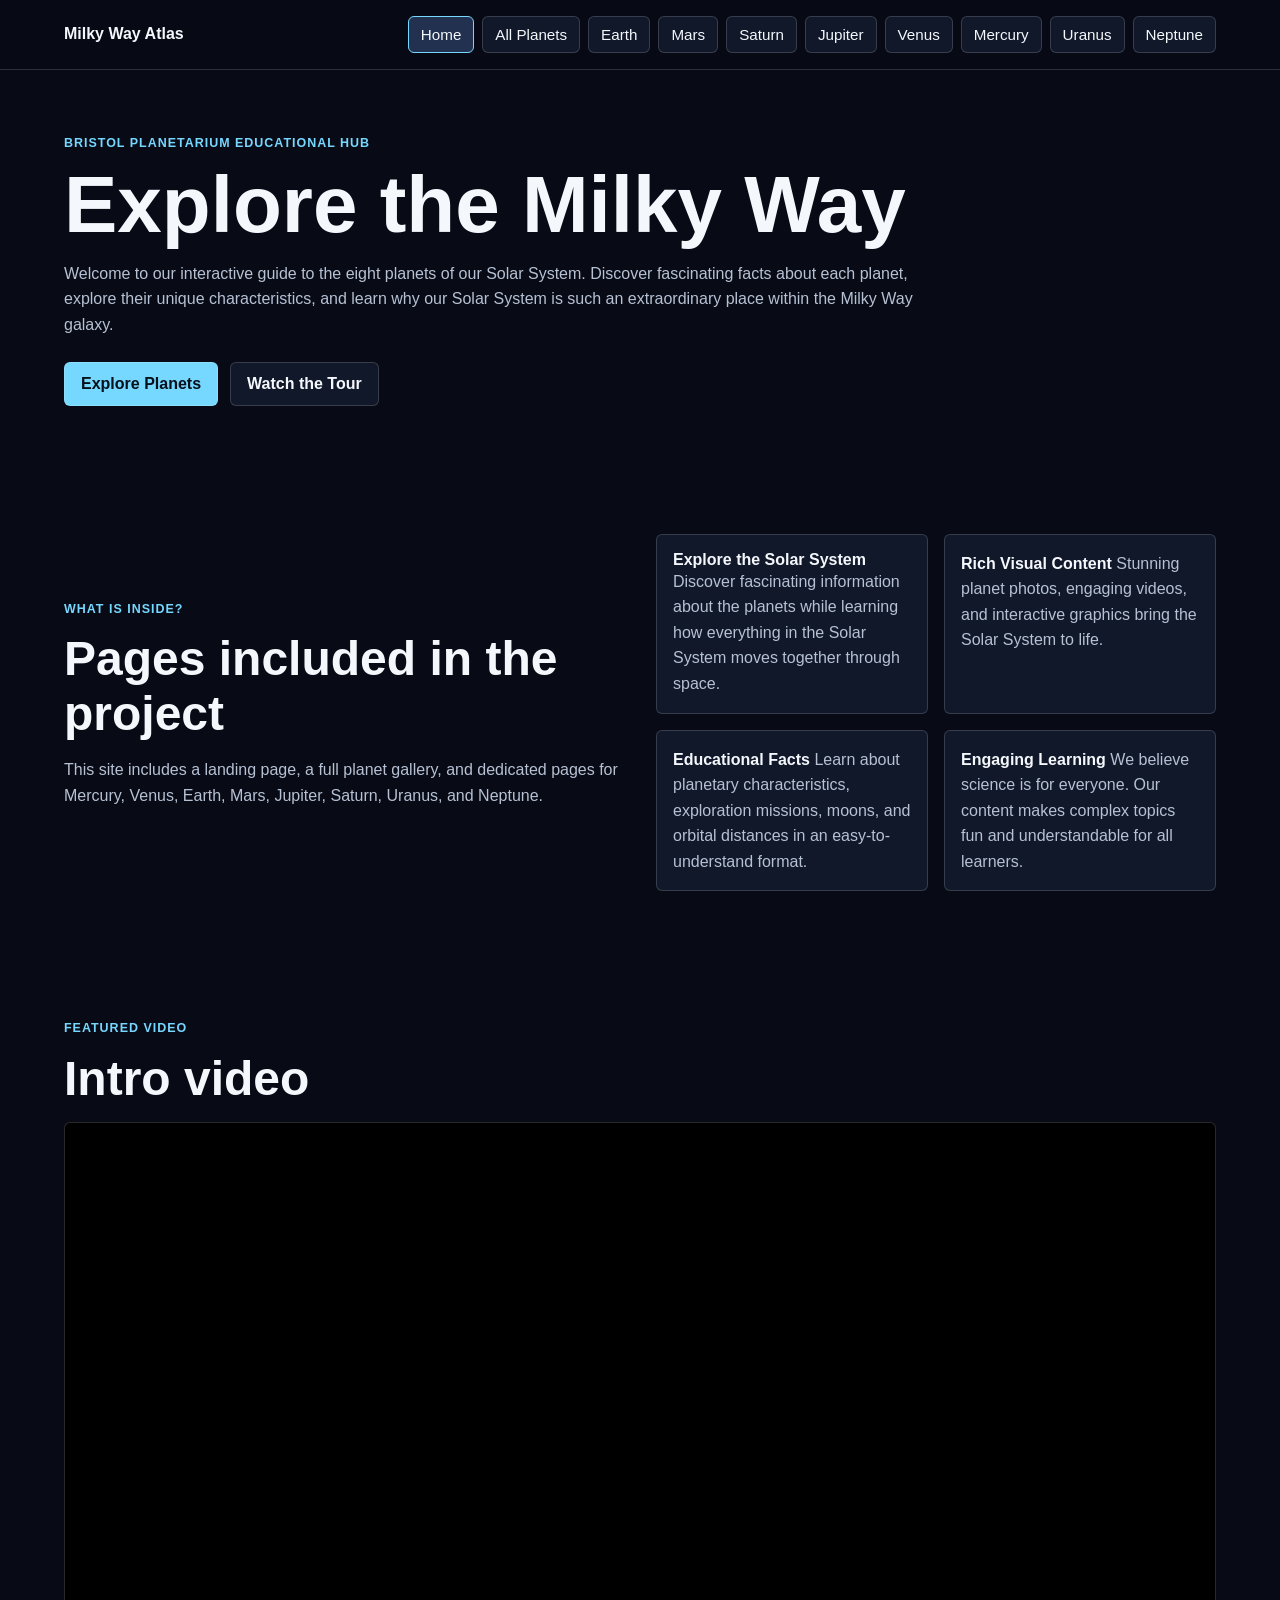
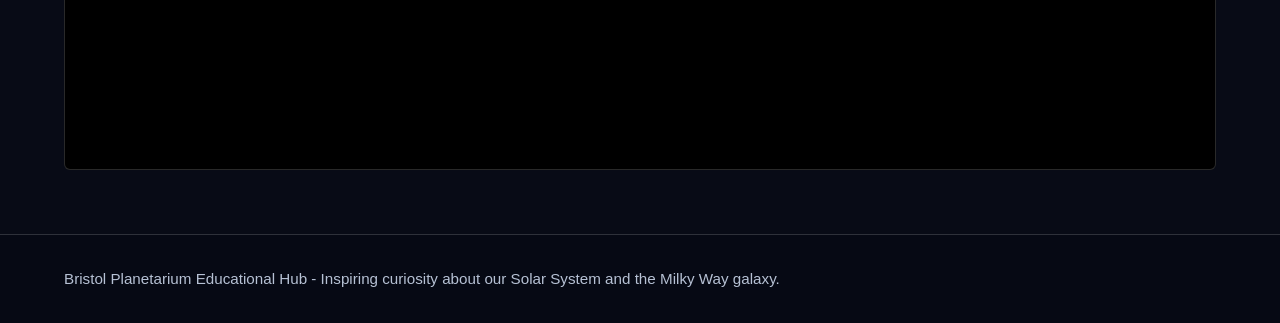
<file: index.html>
<!DOCTYPE html>
<html lang="en">
<head>
  <meta charset="UTF-8">
  <meta name="viewport" content="width=device-width, initial-scale=1.0">
  <title>Milky Way Atlas | Home</title>
  <!-- Preconnect used to improve loading speed for external assets -->
  <link rel="preconnect" href="https://upload.wikimedia.org">
  <link rel="preconnect" href="https://www.youtube.com">
  <link rel="stylesheet" href="../style.css">
</head>
<body>
  <a href="#main-content" class="skip-link">Skip to main content</a>

  <!-- Site header with branding and navigation -->
  <header class="site-header">
    <a class="brand" href="index.html" aria-label="Milky Way Atlas home">
      Milky Way Atlas
    </a>
    <button class="nav-toggle" type="button" aria-label="Toggle navigation">Menu</button>
    <nav class="site-nav" aria-label="Primary navigation">
      <a href="index.html" class="active">Home</a>
      <a href="planets.html">All Planets</a>
      <a href="pages/earth.html">Earth</a>
      <a href="pages/mars.html">Mars</a>
      <a href="pages/saturn.html">Saturn</a>
      <a href="pages/jupiter.html">Jupiter</a>
      <a href="pages/venus.html">Venus</a>
      <a href="pages/mercury.html">Mercury</a>
      <a href="pages/uranus.html">Uranus</a>
      <a href="pages/neptune.html">Neptune</a>
    </nav>
  </header>

  <main id="main-content">
    <!-- Hero section introducing the site and primary call-to-action -->
    <section class="hero">
      <div class="hero-copy reveal">
        <p class="eyebrow">Bristol Planetarium Educational Hub</p>
        <h1>Explore the Milky Way</h1>
        <p>
          Welcome to our interactive guide to the eight planets of our Solar System.
          Discover fascinating facts about each planet, explore their unique characteristics,
          and learn why our Solar System is such an extraordinary place within the Milky Way galaxy.
        </p>
        <div class="hero-actions">
          <a class="button primary" href="planets.html">Explore Planets</a>
          <a class="button ghost" href="#video">Watch the Tour</a>
        </div>
      </div>
    </section>

    <!-- Feature section showing site content and benefits -->
    <section class="section split">
      <div class="section-copy reveal">
        <p class="eyebrow">What is inside?</p>
        <h2>Pages included in the project</h2>
        <p>
          This site includes a landing page, a full planet gallery, and dedicated
          pages for Mercury, Venus, Earth, Mars, Jupiter, Saturn, Uranus, and Neptune.
        </p>
      </div>
      <div class="feature-grid reveal">
        <article>
          <strong>Explore the Solar System</strong>
          <span>Discover fascinating information about the planets while learning how everything in the Solar System moves together through space.</span>
        </article>
        <article>
          <strong>Rich Visual Content</strong>
          <span>Stunning planet photos, engaging videos, and interactive graphics bring the Solar System to life.</span>
        </article>
        <article>
          <strong>Educational Facts</strong>
          <span>Learn about planetary characteristics, exploration missions, moons, and orbital distances in an easy-to-understand format.</span>
        </article>
        <article>
          <strong>Engaging Learning</strong>
          <span>We believe science is for everyone. Our content makes complex topics fun and understandable for all learners.</span>
        </article>
      </div>
    </section>

    
    <!-- Video section that has a featured YouTube tour -->
    <section class="section media-band" id="video">
      <div class="section-copy reveal">
        <p class="eyebrow">Featured video</p>
        <h2>Intro video</h2>
      </div>
      <div class="video-shell reveal">
        <iframe
          src="https://www.youtube.com/embed/libKVRa01L8"
          title="NASA Solar System 101"
          allow="accelerometer; autoplay; clipboard-write; encrypted-media; gyroscope; picture-in-picture; web-share"
          allowfullscreen></iframe>
      </div>
    </section>
  </main>

  <!-- Footer with site branding and mission statement -->
  <footer class="site-footer">
    <p>Bristol Planetarium Educational Hub - Inspiring curiosity about our Solar System and the Milky Way galaxy.</p>
  </footer>

  <script src="../script.js"></script>
</body>
</html>
</file>
<file: style.css>
:root {
  /* Color scheme - dark space theme with cyan accents */
  --bg: #080b16;              /* Dark background color */
  --panel: #11182a;           /* Panel/card background */
  --panel-2: #172036;         /* Lighter panel background */
  --text: #f4f7fb;            /* Main text color */
  --muted: #b6c1d4;           /* Muted/secondary text color */
  --accent: #76d7ff;          /* Cyan accent color for buttons and highlights */
  --line: rgba(255, 255, 255, 0.16);  /* Border color with transparency */
  font-family: Arial, Helvetica, sans-serif;  /* Base font */
}


/* Accessibility: Skip Link */
.skip-link {
  position: absolute;
  top: -40px;
  left: 0;
  background: var(--accent);
  color: var(--bg);
  padding: 8px;
  text-decoration: none;
  font-weight: bold;
  z-index: 100;
}

.skip-link:focus {
  top: 0;
}

* {
  box-sizing: border-box;
}

/* Smooth scrolling behavior for anchor links */
html {
  scroll-behavior: smooth;
}

/* Base body styles */
body {
  margin: 0;
  min-height: 100vh;
  color: var(--text);
  background: var(--bg);
  overflow-x: hidden;
}

a {
  color: inherit;
  text-decoration: none;
}

img {
  max-width: 100%;
  display: block;
}

.site-header {
  position: sticky;
  top: 0;
  z-index: 5;
  display: flex;
  align-items: center;
  justify-content: space-between;
  gap: 1rem;
  padding: 1rem 5%;
  background: rgba(8, 11, 22, 0.9);
  border-bottom: 1px solid var(--line);
}

.brand {
  display: flex;
  align-items: center;
  gap: 0.6rem;
  font-weight: bold;
}

.brand-mark {
  width: 24px;
  height: 24px;
  border-radius: 50%;
  background: linear-gradient(135deg, #fff39c, #76d7ff);
}

.site-nav {
  display: flex;
  gap: 0.5rem;
  flex-wrap: wrap;
}

.site-nav a,
.nav-toggle,
.button,
.chip {
  border: 1px solid var(--line);
  border-radius: 6px;
  background: var(--panel);
  color: var(--text);
}

.site-nav a {
  padding: 0.55rem 0.75rem;
  font-size: 0.95rem;
}

.site-nav a:hover,
.site-nav a.active,
.chip.active {
  background: #22314f;
  border-color: var(--accent);
}

/* Accessibility: Focus states for keyboard navigation */
.site-nav a:focus,
.nav-toggle:focus,
.button:focus,
.chip:focus {
  outline: 2px solid var(--accent);
  outline-offset: 2px;
}

.nav-toggle {
  display: none;
  padding: 0.55rem 0.75rem;
}

.hero,
.page-hero,
.planet-hero,
.section {
  padding: 4rem 5%;
}

.hero,
.planet-hero,
.split {
  display: grid;
  grid-template-columns: 1fr 1fr;
  gap: 2rem;
  align-items: center;
}

.hero {
  grid-template-columns: minmax(0, 900px);
}

.page-hero {
  max-width: 900px;
}

.eyebrow,
.planet-type {
  margin: 0 0 0.7rem;
  color: var(--accent);
  text-transform: uppercase;
  letter-spacing: 0.08em;
  font-weight: bold;
  font-size: 0.78rem;
}

h1,
h2,
p {
  margin-top: 0;
}

h1 {
  font-size: clamp(2.6rem, 8vw, 5rem);
  line-height: 1;
  margin-bottom: 1rem;
}

h2 {
  font-size: clamp(1.8rem, 4vw, 3rem);
  margin-bottom: 1rem;
}

p,
li,
span {
  color: var(--muted);
  line-height: 1.6;
}

.hero-actions,
.planet-filter {
  display: flex;
  gap: 0.75rem;
  flex-wrap: wrap;
  margin-top: 1.5rem;
}

.button,
.chip {
  padding: 0.75rem 1rem;
  font-weight: bold;
  cursor: pointer;
}

.button.primary {
  background: var(--accent);
  color: #07111c;
}

.button:hover,
.chip:hover,
.planet-card:hover {
  transform: translateY(-3px);
}

.feature-grid,
.planet-grid,
.stat-strip {
  display: grid;
  gap: 1rem;
}

.feature-grid {
  grid-template-columns: repeat(2, 1fr);
}

.planet-grid {
  grid-template-columns: repeat(4, 1fr);
  padding: 0 5% 4rem;
}

.planet-filter {
  padding: 0 5% 2rem;
}

.feature-grid article,
.planet-card,
.stat-strip article {
  border: 1px solid var(--line);
  border-radius: 6px;
  background: var(--panel);
}

.feature-grid article,
.stat-strip article {
  padding: 1rem;
}

.planet-card {
  overflow: hidden;
  transition: transform 0.2s ease;
}

.planet-card.hidden {
  display: none;
}

.planet-photo {
  display: grid;
  place-items: center;
  aspect-ratio: 1.1;
  background: var(--panel-2);
}

.planet-photo img,
.portrait img {
  width: 72%;
  aspect-ratio: 1;
  object-fit: cover;
  border-radius: 50%;
  box-shadow: 0 0 35px var(--glow);
}

.planet-card-body {
  padding: 1rem;
}

.planet-card h2 {
  font-size: 1.5rem;
}

.planet-hero {
  --glow: #76d7ff;
  --planet: #76d7ff;
}

.portrait {
  display: grid;
  place-items: center;
  min-height: 360px;
  border: 1px solid var(--line);
  border-radius: 6px;
  background: radial-gradient(circle, rgba(118, 215, 255, 0.12), transparent 60%);
}

.stat-strip {
  grid-template-columns: repeat(4, 1fr);
  padding-top: 0;
}

.stat-strip span {
  display: block;
  color: var(--accent);
  font-weight: bold;
  margin-bottom: 0.5rem;
}

.stat-strip strong {
  font-size: 0.95rem;
  line-height: 1.4;
}

.fact-list {
  padding-left: 1.2rem;
}

.fact-list li {
  margin-bottom: 0.5rem;
}

.video-shell {
  overflow: hidden;
  border: 1px solid var(--line);
  border-radius: 6px;
  aspect-ratio: 16 / 9;
  background: #000;
}

.video-shell iframe {
  width: 100%;
  height: 100%;
  border: 0;
}

.site-footer {
  padding: 2rem 5%;
  border-top: 1px solid var(--line);
  background: #060914;
}

.site-footer p {
  margin: 0;
  font-size: 0.95rem;
}

.reveal {
  opacity: 0;
  transform: translateY(18px);
  transition: 0.5s ease;
}

.reveal.visible {
  opacity: 1;
  transform: translateY(0);
}

@media (max-width: 950px) {
  .planet-hero,
  .split {
    grid-template-columns: 1fr;
  }

  .planet-grid,
  .stat-strip {
    grid-template-columns: repeat(2, 1fr);
  }
}

@media (max-width: 650px) {
  .site-header {
    align-items: flex-start;
  }

  .nav-toggle {
    display: block;
  }

  .site-nav {
    display: none;
    position: absolute;
    top: 64px;
    left: 5%;
    right: 5%;
    padding: 0.75rem;
    background: #080b16;
    border: 1px solid var(--line);
    border-radius: 6px;
  }

  .site-nav.open {
    display: grid;
  }

  .feature-grid,
  .planet-grid,
  .stat-strip {
    grid-template-columns: 1fr;
  }

  /* Full width buttons */
  .button,
  .chip {
    width: 100%;
    text-align: center;
  }
}
</file>
